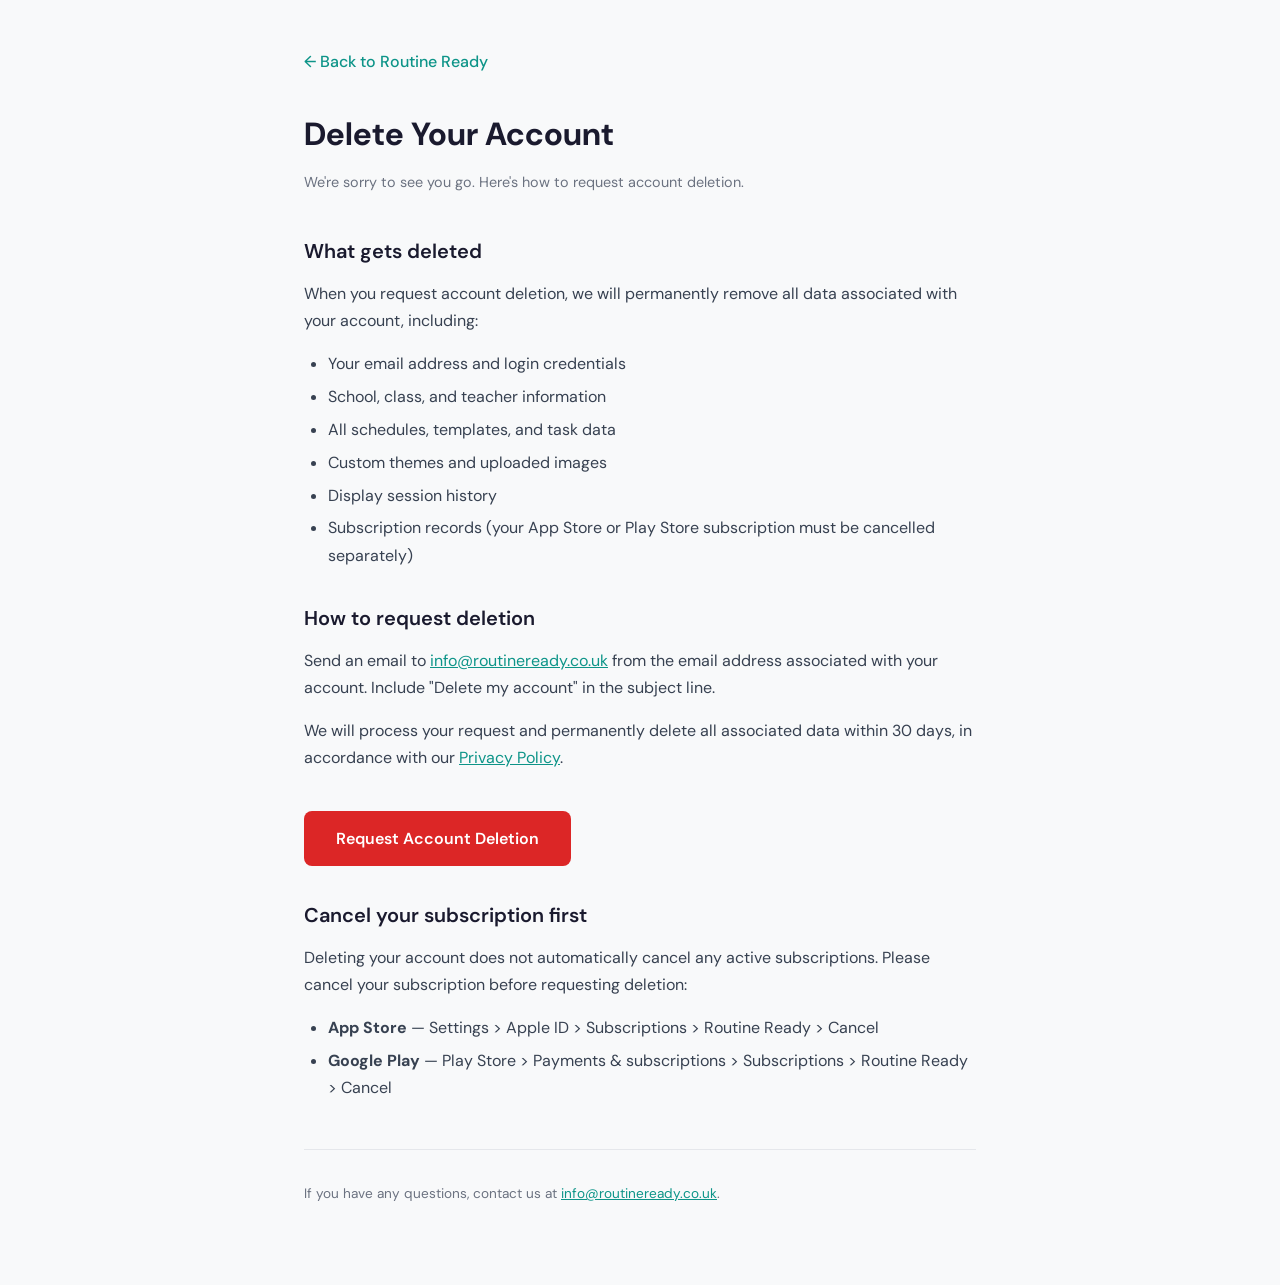
<file: public/delete-account.html>
<!DOCTYPE html>
<html lang="en">
<head>
  <meta charset="UTF-8" />
  <meta name="viewport" content="width=device-width, initial-scale=1.0" />
  <title>Delete Account — Routine Ready</title>
  <meta name="description" content="Request deletion of your Routine Ready account and all associated data." />
  <link rel="preconnect" href="https://fonts.googleapis.com" />
  <link rel="preconnect" href="https://fonts.gstatic.com" crossorigin />
  <link href="https://fonts.googleapis.com/css2?family=DM+Sans:wght@400;500;600;700&display=swap" rel="stylesheet" />
  <style>
    *, *::before, *::after { box-sizing: border-box; margin: 0; padding: 0; }
    body {
      font-family: 'DM Sans', system-ui, -apple-system, sans-serif;
      color: #1a1a2e;
      background: #f8f9fa;
      line-height: 1.7;
    }
    .container {
      max-width: 720px;
      margin: 0 auto;
      padding: 3rem 1.5rem 4rem;
    }
    .back-link {
      display: inline-block;
      margin-bottom: 2rem;
      color: #0d9488;
      text-decoration: none;
      font-weight: 500;
    }
    .back-link:hover { text-decoration: underline; }
    h1 {
      font-size: 2rem;
      font-weight: 700;
      margin-bottom: 0.5rem;
    }
    .subtitle {
      color: #6b7280;
      font-size: 0.9rem;
      margin-bottom: 2.5rem;
    }
    h2 {
      font-size: 1.25rem;
      font-weight: 600;
      margin-top: 2rem;
      margin-bottom: 0.75rem;
    }
    p, ul {
      margin-bottom: 1rem;
      color: #374151;
    }
    ul {
      padding-left: 1.5rem;
    }
    li {
      margin-bottom: 0.35rem;
    }
    a { color: #0d9488; }
    .delete-button {
      display: inline-block;
      margin-top: 1.5rem;
      padding: 0.85rem 2rem;
      background: #dc2626;
      color: #fff;
      font-family: inherit;
      font-size: 1rem;
      font-weight: 600;
      border: none;
      border-radius: 8px;
      text-decoration: none;
      cursor: pointer;
      transition: background 0.2s;
    }
    .delete-button:hover { background: #b91c1c; color: #fff; }
    .footer-note {
      margin-top: 3rem;
      padding-top: 2rem;
      border-top: 1px solid #e5e7eb;
      color: #6b7280;
      font-size: 0.85rem;
    }
  </style>
</head>
<body>
  <div class="container">
    <a href="/" class="back-link">&larr; Back to Routine Ready</a>

    <h1>Delete Your Account</h1>
    <p class="subtitle">We're sorry to see you go. Here's how to request account deletion.</p>

    <h2>What gets deleted</h2>
    <p>When you request account deletion, we will permanently remove all data associated with your account, including:</p>
    <ul>
      <li>Your email address and login credentials</li>
      <li>School, class, and teacher information</li>
      <li>All schedules, templates, and task data</li>
      <li>Custom themes and uploaded images</li>
      <li>Display session history</li>
      <li>Subscription records (your App Store or Play Store subscription must be cancelled separately)</li>
    </ul>

    <h2>How to request deletion</h2>
    <p>Send an email to <a href="mailto:info@routineready.co.uk?subject=Delete%20my%20account&body=Please%20delete%20my%20Routine%20Ready%20account.%0A%0AAccount%20email%3A%20">info@routineready.co.uk</a> from the email address associated with your account. Include "Delete my account" in the subject line.</p>
    <p>We will process your request and permanently delete all associated data within 30 days, in accordance with our <a href="/privacy.html">Privacy Policy</a>.</p>

    <a href="mailto:info@routineready.co.uk?subject=Delete%20my%20account&body=Please%20delete%20my%20Routine%20Ready%20account.%0A%0AAccount%20email%3A%20" class="delete-button">Request Account Deletion</a>

    <h2>Cancel your subscription first</h2>
    <p>Deleting your account does not automatically cancel any active subscriptions. Please cancel your subscription before requesting deletion:</p>
    <ul>
      <li><strong>App Store</strong> — Settings &gt; Apple ID &gt; Subscriptions &gt; Routine Ready &gt; Cancel</li>
      <li><strong>Google Play</strong> — Play Store &gt; Payments &amp; subscriptions &gt; Subscriptions &gt; Routine Ready &gt; Cancel</li>
    </ul>

    <p class="footer-note">If you have any questions, contact us at <a href="mailto:info@routineready.co.uk">info@routineready.co.uk</a>.</p>
  </div>
</body>
</html>
</file>
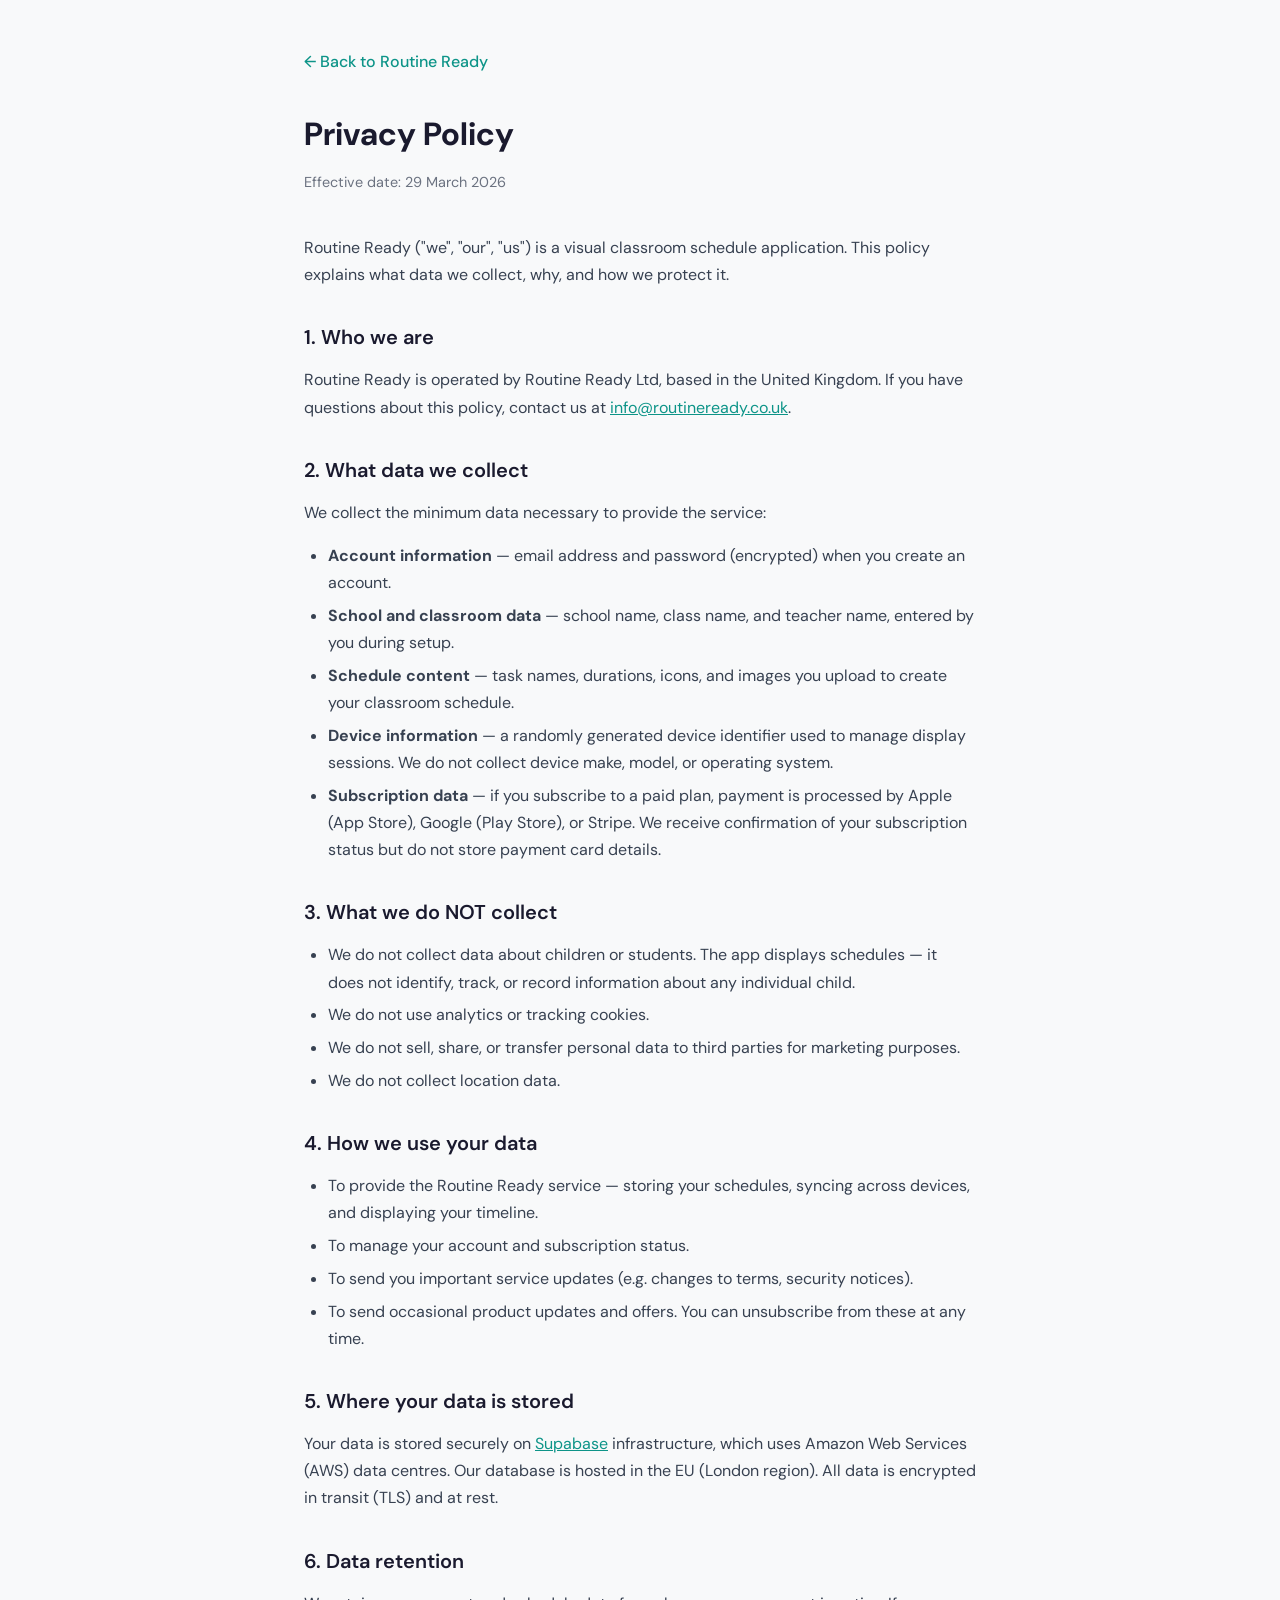
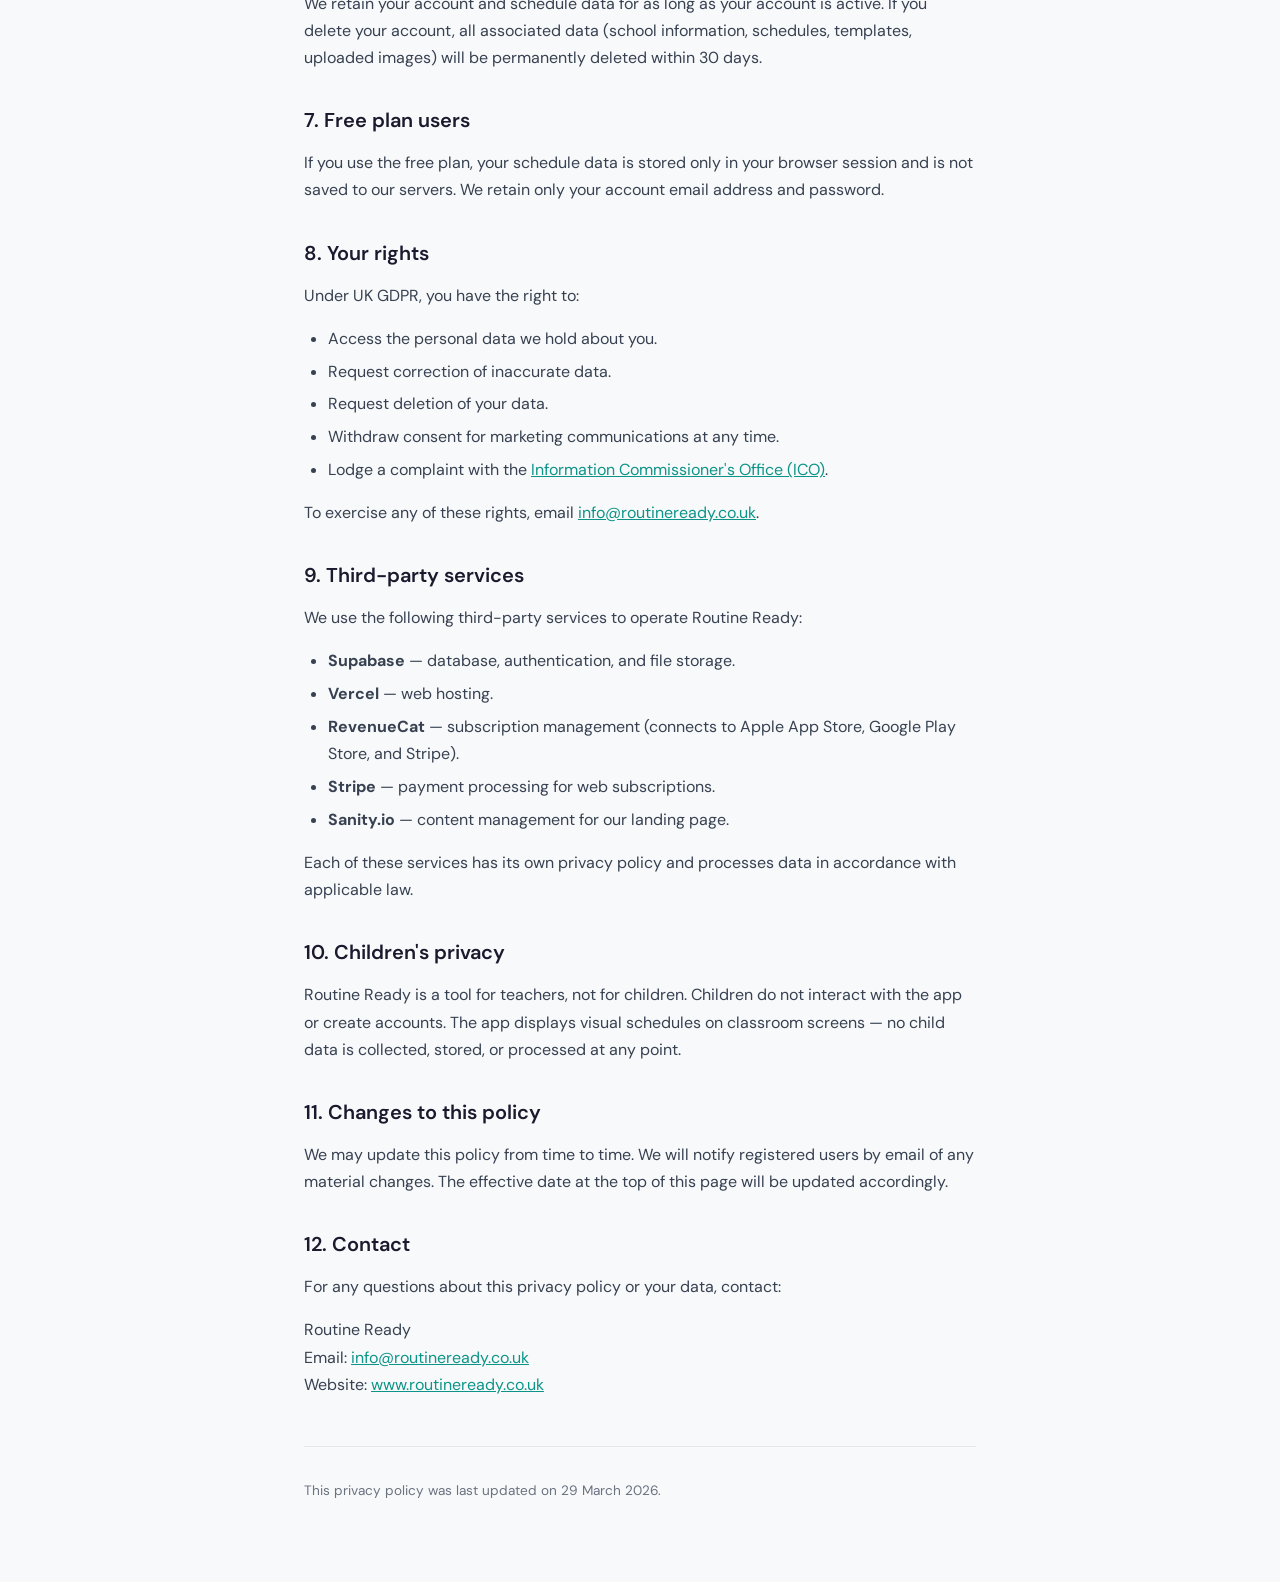
<file: public/privacy.html>
<!DOCTYPE html>
<html lang="en">
<head>
  <meta charset="UTF-8" />
  <meta name="viewport" content="width=device-width, initial-scale=1.0" />
  <title>Privacy Policy — Routine Ready</title>
  <meta name="description" content="Privacy policy for Routine Ready, the visual classroom schedule app." />
  <link rel="preconnect" href="https://fonts.googleapis.com" />
  <link rel="preconnect" href="https://fonts.gstatic.com" crossorigin />
  <link href="https://fonts.googleapis.com/css2?family=DM+Sans:wght@400;500;600;700&display=swap" rel="stylesheet" />
  <style>
    *, *::before, *::after { box-sizing: border-box; margin: 0; padding: 0; }
    body {
      font-family: 'DM Sans', system-ui, -apple-system, sans-serif;
      color: #1a1a2e;
      background: #f8f9fa;
      line-height: 1.7;
    }
    .container {
      max-width: 720px;
      margin: 0 auto;
      padding: 3rem 1.5rem 4rem;
    }
    .back-link {
      display: inline-block;
      margin-bottom: 2rem;
      color: #0d9488;
      text-decoration: none;
      font-weight: 500;
    }
    .back-link:hover { text-decoration: underline; }
    h1 {
      font-size: 2rem;
      font-weight: 700;
      margin-bottom: 0.5rem;
    }
    .effective-date {
      color: #6b7280;
      font-size: 0.9rem;
      margin-bottom: 2.5rem;
    }
    h2 {
      font-size: 1.25rem;
      font-weight: 600;
      margin-top: 2rem;
      margin-bottom: 0.75rem;
    }
    p, ul {
      margin-bottom: 1rem;
      color: #374151;
    }
    ul {
      padding-left: 1.5rem;
    }
    li {
      margin-bottom: 0.35rem;
    }
    a { color: #0d9488; }
    .footer-note {
      margin-top: 3rem;
      padding-top: 2rem;
      border-top: 1px solid #e5e7eb;
      color: #6b7280;
      font-size: 0.85rem;
    }
  </style>
</head>
<body>
  <div class="container">
    <a href="/" class="back-link">&larr; Back to Routine Ready</a>

    <h1>Privacy Policy</h1>
    <p class="effective-date">Effective date: 29 March 2026</p>

    <p>Routine Ready ("we", "our", "us") is a visual classroom schedule application. This policy explains what data we collect, why, and how we protect it.</p>

    <h2>1. Who we are</h2>
    <p>Routine Ready is operated by Routine Ready Ltd, based in the United Kingdom. If you have questions about this policy, contact us at <a href="mailto:info@routineready.co.uk">info@routineready.co.uk</a>.</p>

    <h2>2. What data we collect</h2>
    <p>We collect the minimum data necessary to provide the service:</p>
    <ul>
      <li><strong>Account information</strong> — email address and password (encrypted) when you create an account.</li>
      <li><strong>School and classroom data</strong> — school name, class name, and teacher name, entered by you during setup.</li>
      <li><strong>Schedule content</strong> — task names, durations, icons, and images you upload to create your classroom schedule.</li>
      <li><strong>Device information</strong> — a randomly generated device identifier used to manage display sessions. We do not collect device make, model, or operating system.</li>
      <li><strong>Subscription data</strong> — if you subscribe to a paid plan, payment is processed by Apple (App Store), Google (Play Store), or Stripe. We receive confirmation of your subscription status but do not store payment card details.</li>
    </ul>

    <h2>3. What we do NOT collect</h2>
    <ul>
      <li>We do not collect data about children or students. The app displays schedules — it does not identify, track, or record information about any individual child.</li>
      <li>We do not use analytics or tracking cookies.</li>
      <li>We do not sell, share, or transfer personal data to third parties for marketing purposes.</li>
      <li>We do not collect location data.</li>
    </ul>

    <h2>4. How we use your data</h2>
    <ul>
      <li>To provide the Routine Ready service — storing your schedules, syncing across devices, and displaying your timeline.</li>
      <li>To manage your account and subscription status.</li>
      <li>To send you important service updates (e.g. changes to terms, security notices).</li>
      <li>To send occasional product updates and offers. You can unsubscribe from these at any time.</li>
    </ul>

    <h2>5. Where your data is stored</h2>
    <p>Your data is stored securely on <a href="https://supabase.com" target="_blank" rel="noopener">Supabase</a> infrastructure, which uses Amazon Web Services (AWS) data centres. Our database is hosted in the EU (London region). All data is encrypted in transit (TLS) and at rest.</p>

    <h2>6. Data retention</h2>
    <p>We retain your account and schedule data for as long as your account is active. If you delete your account, all associated data (school information, schedules, templates, uploaded images) will be permanently deleted within 30 days.</p>

    <h2>7. Free plan users</h2>
    <p>If you use the free plan, your schedule data is stored only in your browser session and is not saved to our servers. We retain only your account email address and password.</p>

    <h2>8. Your rights</h2>
    <p>Under UK GDPR, you have the right to:</p>
    <ul>
      <li>Access the personal data we hold about you.</li>
      <li>Request correction of inaccurate data.</li>
      <li>Request deletion of your data.</li>
      <li>Withdraw consent for marketing communications at any time.</li>
      <li>Lodge a complaint with the <a href="https://ico.org.uk" target="_blank" rel="noopener">Information Commissioner's Office (ICO)</a>.</li>
    </ul>
    <p>To exercise any of these rights, email <a href="mailto:info@routineready.co.uk">info@routineready.co.uk</a>.</p>

    <h2>9. Third-party services</h2>
    <p>We use the following third-party services to operate Routine Ready:</p>
    <ul>
      <li><strong>Supabase</strong> — database, authentication, and file storage.</li>
      <li><strong>Vercel</strong> — web hosting.</li>
      <li><strong>RevenueCat</strong> — subscription management (connects to Apple App Store, Google Play Store, and Stripe).</li>
      <li><strong>Stripe</strong> — payment processing for web subscriptions.</li>
      <li><strong>Sanity.io</strong> — content management for our landing page.</li>
    </ul>
    <p>Each of these services has its own privacy policy and processes data in accordance with applicable law.</p>

    <h2>10. Children's privacy</h2>
    <p>Routine Ready is a tool for teachers, not for children. Children do not interact with the app or create accounts. The app displays visual schedules on classroom screens — no child data is collected, stored, or processed at any point.</p>

    <h2>11. Changes to this policy</h2>
    <p>We may update this policy from time to time. We will notify registered users by email of any material changes. The effective date at the top of this page will be updated accordingly.</p>

    <h2>12. Contact</h2>
    <p>For any questions about this privacy policy or your data, contact:</p>
    <p>
      Routine Ready<br />
      Email: <a href="mailto:info@routineready.co.uk">info@routineready.co.uk</a><br />
      Website: <a href="https://www.routineready.co.uk">www.routineready.co.uk</a>
    </p>

    <p class="footer-note">This privacy policy was last updated on 29 March 2026.</p>
  </div>
</body>
</html>
</file>
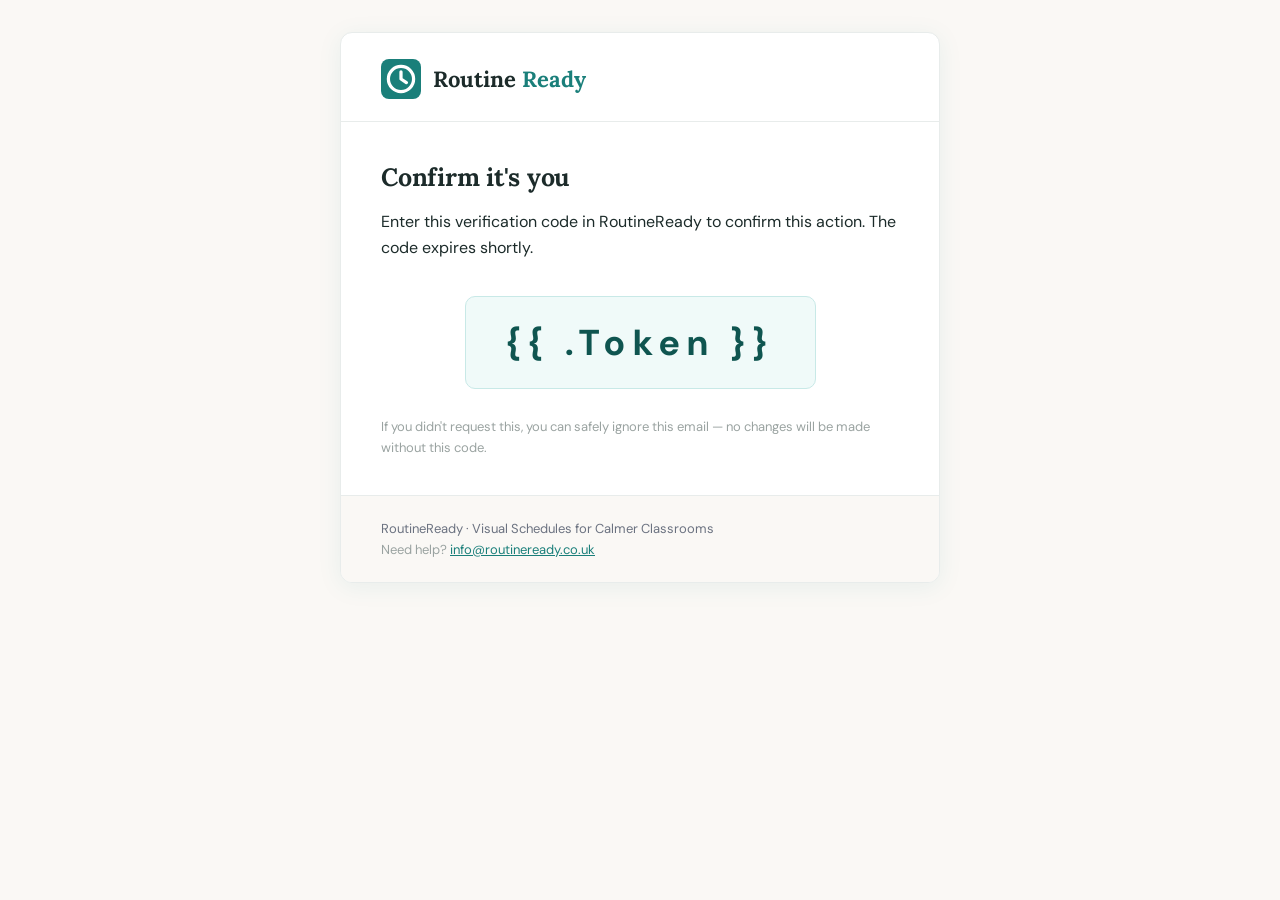
<file: supabase/email_templates/reauthentication.html>
<!DOCTYPE html>
<html lang="en" xmlns="http://www.w3.org/1999/xhtml">
<head>
  <meta charset="utf-8">
  <meta name="viewport" content="width=device-width, initial-scale=1.0">
  <meta http-equiv="X-UA-Compatible" content="IE=edge">
  <title>Your verification code</title>
  <link href="https://fonts.googleapis.com/css2?family=DM+Sans:wght@400;500;600;700&family=Lora:wght@400;600;700&display=swap" rel="stylesheet">
  <style>
    @import url('https://fonts.googleapis.com/css2?family=DM+Sans:wght@400;500;600;700&family=Lora:wght@400;600;700&display=swap');
    @media only screen and (max-width:600px){
      .rr-card{width:100% !important;border-radius:0 !important;}
      .rr-pad{padding:28px 24px !important;}
    }
  </style>
</head>
<body style="margin:0;padding:0;background:#faf8f5;-webkit-text-size-adjust:100%;">
  <span style="display:none;font-size:1px;color:#faf8f5;line-height:1px;max-height:0;max-width:0;opacity:0;overflow:hidden;">Your RoutineReady verification code.</span>
  <table role="presentation" width="100%" cellpadding="0" cellspacing="0" style="background:#faf8f5;">
    <tr><td align="center" style="padding:32px 16px;">
      <table role="presentation" class="rr-card" width="600" cellpadding="0" cellspacing="0" style="width:600px;max-width:600px;background:#ffffff;border:1px solid #e8eceb;border-radius:12px;overflow:hidden;box-shadow:0 4px 24px rgba(26,127,122,0.08);">
        <tr><td style="padding:26px 40px 22px 40px;border-bottom:1px solid #e8eceb;">
          <table role="presentation" cellpadding="0" cellspacing="0"><tr>
            <td width="40" valign="middle">
              <table role="presentation" cellpadding="0" cellspacing="0"><tr><td width="40" height="40" align="center" valign="middle" bgcolor="#1a7f7a" style="width:40px;height:40px;border-radius:8px;">
                <svg width="36" height="36" viewBox="0 0 20 20" fill="none" stroke="#ffffff" stroke-width="1.8" stroke-linecap="round" stroke-linejoin="round" style="display:block;margin:0 auto;"><circle cx="10" cy="10" r="7"/><polyline points="10,6 10,10 13,12"/></svg>
              </td></tr></table>
            </td>
            <td valign="middle" style="padding-left:12px;font-family:'Lora',Georgia,'Times New Roman',serif;font-size:22px;font-weight:700;color:#1c2b2a;">Routine <span style="color:#1a7f7a;">Ready</span></td>
          </tr></table>
        </td></tr>
        <tr><td class="rr-pad" style="padding:40px 40px 8px 40px;font-family:'DM Sans',-apple-system,'Segoe UI',Roboto,Helvetica,Arial,sans-serif;">
          <h1 style="margin:0 0 16px 0;font-family:'Lora',Georgia,'Times New Roman',serif;font-size:25px;line-height:1.25;letter-spacing:-0.01em;color:#1c2b2a;font-weight:700;">Confirm it's you</h1>
          <p style="margin:0 0 8px 0;font-size:16px;line-height:1.6;color:#1c2b2a;">Enter this verification code in RoutineReady to confirm this action. The code expires shortly.</p>
        </td></tr>
        <!-- code box -->
        <tr><td class="rr-pad" align="center" style="padding:20px 40px 28px 40px;">
          <table role="presentation" cellpadding="0" cellspacing="0" style="background:#f0faf9;border:1px solid #c8e9e7;border-radius:10px;"><tr><td align="center" style="padding:22px 40px;">
            <span style="font-family:'DM Sans','Courier New',Courier,monospace;font-size:36px;font-weight:700;letter-spacing:8px;color:#0f5550;">{{ .Token }}</span>
          </td></tr></table>
        </td></tr>
        <tr><td class="rr-pad" style="padding:0 40px 36px 40px;font-family:'DM Sans',-apple-system,'Segoe UI',Roboto,Arial,sans-serif;">
          <p style="margin:0;font-size:13px;line-height:1.6;color:#9aa3a1;">If you didn't request this, you can safely ignore this email &mdash; no changes will be made without this code.</p>
        </td></tr>
        <tr><td style="padding:24px 40px;background:#faf8f5;border-top:1px solid #e8eceb;font-family:'DM Sans',-apple-system,'Segoe UI',Roboto,Arial,sans-serif;">
          <p style="margin:0 0 4px 0;font-size:13px;color:#6b7280;">RoutineReady &middot; Visual Schedules for Calmer Classrooms</p>
          <p style="margin:0;font-size:13px;color:#9aa3a1;">Need help? <a href="mailto:info@routineready.co.uk" style="color:#1a7f7a;">info@routineready.co.uk</a></p>
        </td></tr>
      </table>
    </td></tr>
  </table>
</body>
</html>
</file>
